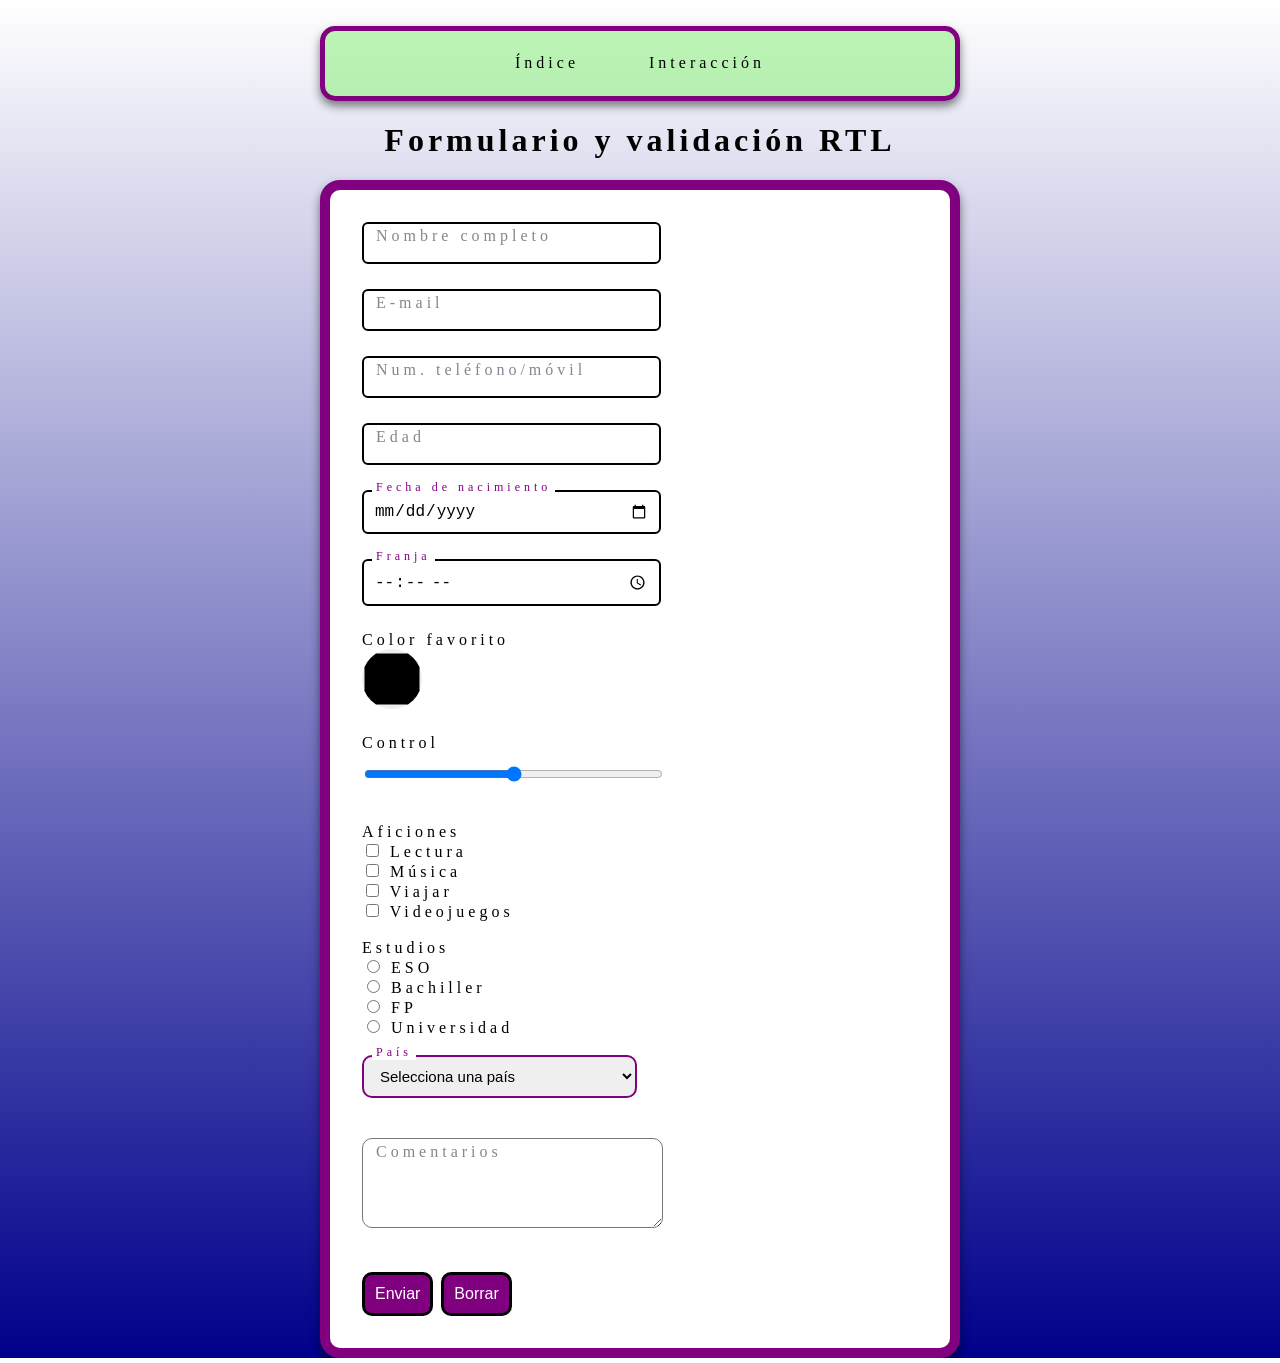
<file: Ejercicio6/index.html>
<!DOCTYPE html>
<head>
    <meta charset="UTF-8">
    <meta name="viewport" content="width=device-width, initial-scale=1.0">
    <title>Exercici006</title>
    <link rel="stylesheet" href="estils.css">
    <link rel="preconnect" href="https://fonts.googleapis.com">
    <link rel="preconnect" href="https://fonts.gstatic.com" crossorigin>
    <link href="https://fonts.googleapis.com/css2?family=Edu+VIC+WA+NT+Hand+Pre:wght@400..700&family=Science+Gothic:wght@100..900&display=swap" rel="stylesheet">
</head>
<body id="formulario">
    <nav class="topnav" >     
        <div class="menu">
            <a href="index.html" class="colormenu">Índice</a>
            <a href="interaccio.html" class="colormenu">Interacción</a>
        </div>
    </nav>
    <h1>Formulario y validación RTL</h1>
    <form class="formulario">
        <div class="campos">
            <input type="text" id="nombre" name="nombre" placeholder=" " required title="Campo obligatorio">
            <label class="flotante" for="nombre">Nombre completo</label>
            <span class="msg">Campo obligatorio</span>
        </div>
        <div class="campos">
            <input id="email" type="email" name="email" placeholder=" " required title="Indica un correo válido">
            <label class="flotante" for="email">E-mail</label>
            <span class="msg">Indica un correo válido</span>
        </div>
        <div class="campos">
            <input id="telf" type="tel" name="telf" placeholder="  " pattern="\+\d{1,3}\d{6,14}" title="Es necesario indicar el '+' y el código del país">
            <label class="flotante" for="telf">Num. teléfono/móvil</label>
            <span class="msg">Es necesario indicar el '+' y el código del país</span>
        </div>
        <div class="campos">
            <input type="number" name="edad" id="edad" min="18" max="99" step="5" placeholder=" " title="Ha de ser mayor de edad">
            <label class="flotante" for="edad">Edad</label>
            <span class="msg">La edad ha de ser entre 18 y 99 años</span>
        </div>
        <div class="campos">
            <input type="date" name="fecha_nacimiento" id="fecha_nacimiento" title="Indica tu edad de nacimiento">
            <label  class="flotante fija" for="fecha_nacimiento">Fecha de nacimiento</label>
            <span class="msg">Indica tu edad de nacimiento</span>
        </div>
        <div class="campos">
            <label  class="flotante fija" for="franja">Franja</label>
            <input type="time" name="franja" id="franja" title="Franja horaria de contacto">
            <span class="msg">Franja horaria de contacto</span>
        </div>
        <div class="campos">
            <label class="campos" for="colot">Color favorito</label>
            <br>
            <input type="color" name="color" id="color">
        </div>
        <div class="campos">
             <label class="" for="control">Control</label>
            <br>
            <input type="range" name="control" id="control">
        </div>
        <label class="campos" for="aficiones">Aficiones</label>
        <br>
        <label><input type="checkbox" name="aficiones" id="aficiones" value="lectura"> Lectura</label><br>
        <label><input type="checkbox" name="aficiones" id="aficiones" value="musica"> Música</label><br>
        <label><input type="checkbox" name="aficiones" id="aficiones" value="viajar"> Viajar</label><br>
        <label><input type="checkbox" name="aficiones" id="aficiones" value="videojuegos"> Videojuegos</label>
        <br><br>
        <label class="campos" for="aficiones">Estudios</label>
        <br>
        <label><input type="radio" name="estudios" id="estudios" value="eso" required> ESO</label><br>
        <label><input type="radio" name="estudios" id="estudios" value="batchiller"> Bachiller</label><br>
        <label><input type="radio" name="estudios" id="estudios" value="fp"> FP</label><br>
        <label><input type="radio" name="estudios" id="estudios" value="universidad"> Universidad</label>
        <br><br>
        <div class="campos">
            <label class="flotante fija" for="pais">País</label>
            <select id="pais" name="pais" required>
                <option value="" disabled selected hidden>Selecciona una país</option>
                <option value="es">España</option>
                <option value="fr">Portugal</option>
                <option value="it">Italia</option>
                <option value="it">Alemania</option>
            </select>
        </div>
        <div class="campos">
            <textarea id="comentarios" name="comentarios" rows="4" cols="40" placeholder=" " required></textarea>
            <label class="flotante" for="comentarios">Comentarios</label>
        </div>
            <button type="submit">Enviar</button>
            <button type="reset">Borrar</button>

    </form>
</body>
</html>
</file>
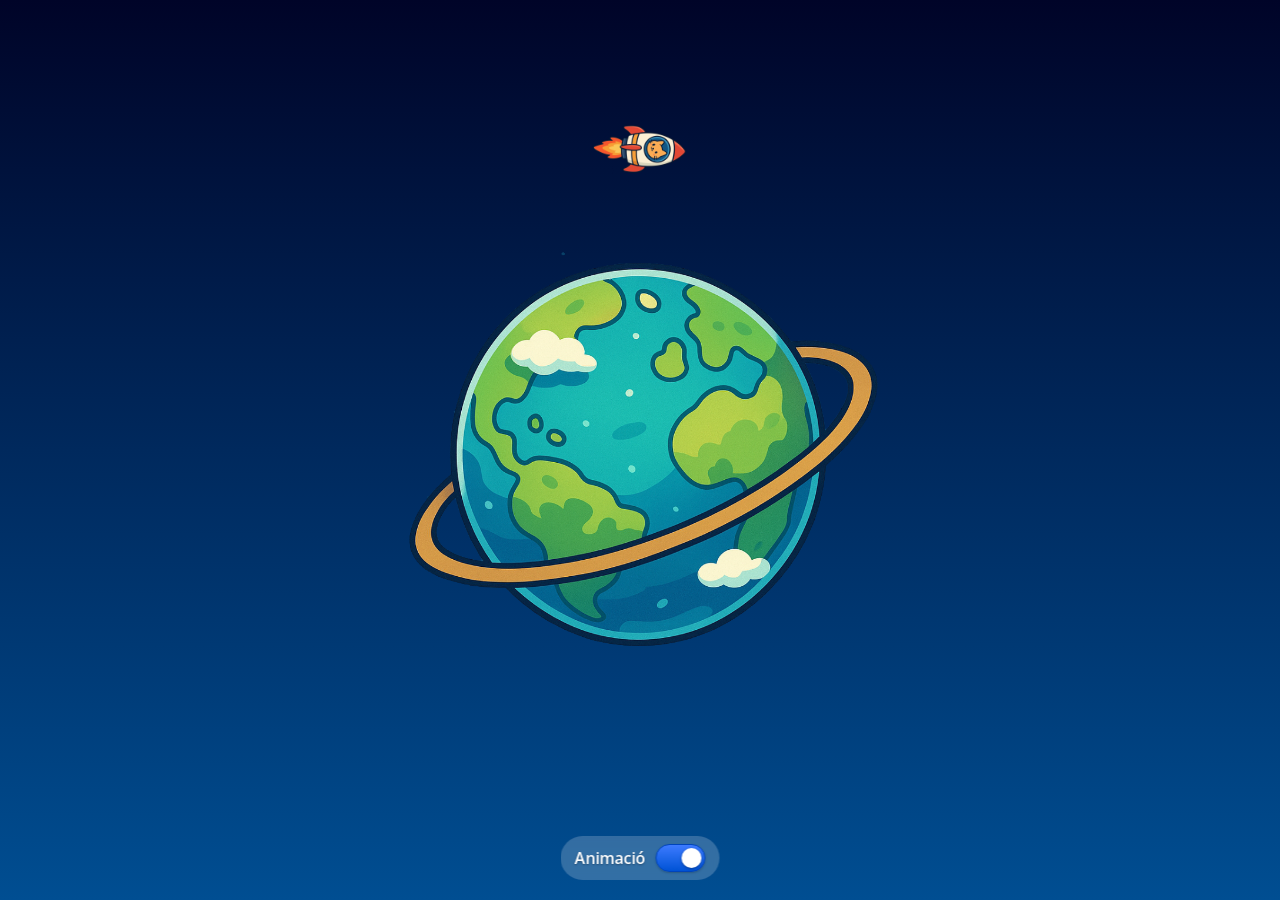
<file: Interactividad/index.html>
<!DOCTYPE html>
<html xmlns="http://www.w3.org/1999/xhtml">
<head>
    <link rel="stylesheet" href="estils.css">
    <link rel="preconnect" href="https://fonts.googleapis.com">
    <link rel="preconnect" href="https://fonts.gstatic.com" crossorigin>
    <link href="https://fonts.googleapis.com/css2?family=Open+Sans:ital,wght@0,300..800;1,300..800&display=swap" rel="stylesheet">
    <title>Cel estrellat</title>
</head>
<body>
   
    <div class="scene">
        <img src="imatges/planeta.png" alt="Planeta" class="planet">
        <div class="orbit">
            <img src="imatges/gat.png" alt="Gat pilotant coet" class="rocket">
        </div>
    </div>
    <div class="toggle">
    <input type="checkbox" id="pauseOrbit" class="hidden" checked />
    <label for="pauseOrbit" class="wrapper">
        <span class="labelText">Animació</span>
        <span class="indicator"></span>
    </label>
    </div>
</body>
</html>
</file>
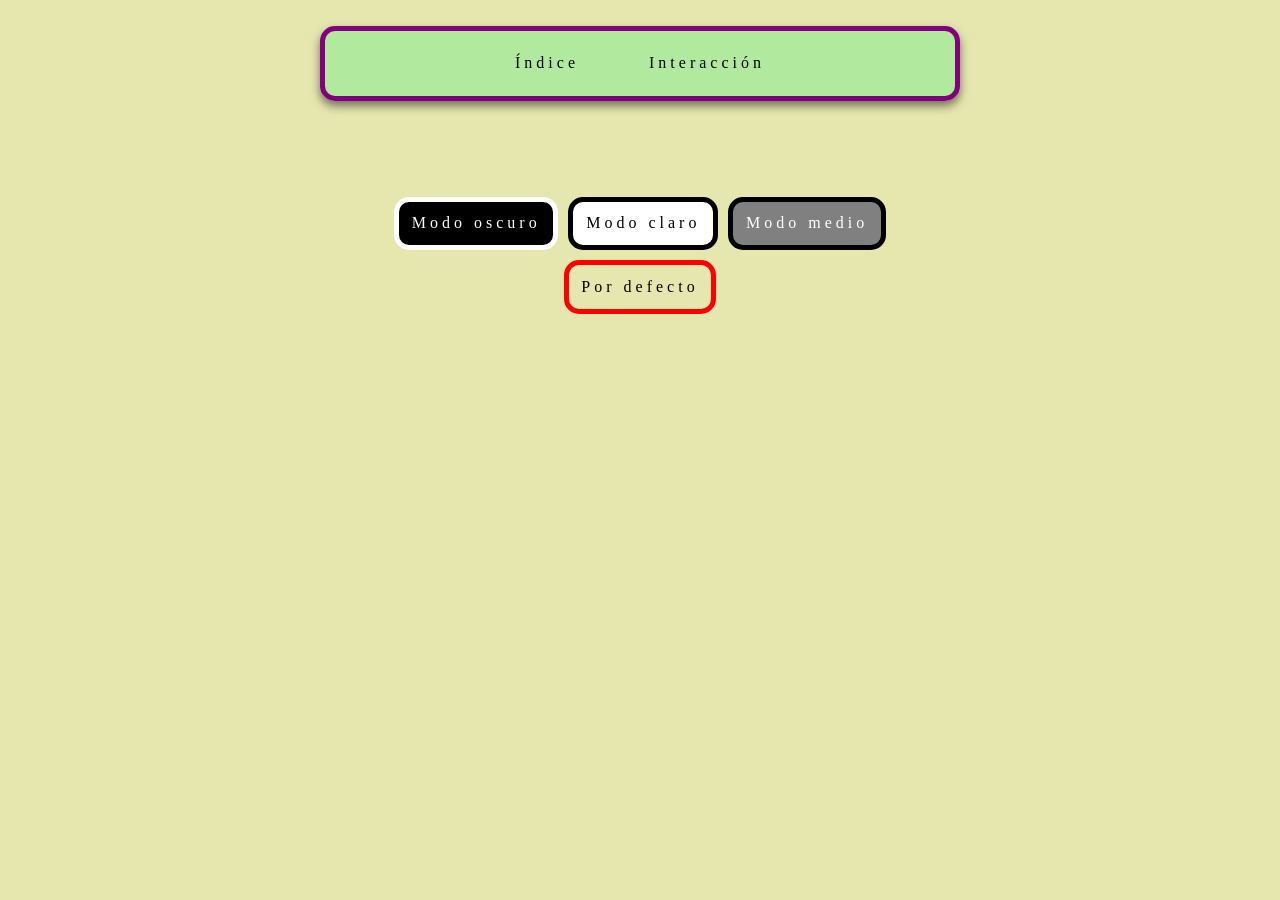
<file: Ejercicio6/interaccio.html>
<!DOCTYPE html>
<head>
    <meta charset="UTF-8">
    <meta name="viewport" content="width=device-width, initial-scale=1.0">
    <title>Exercici006</title>
    <link rel="stylesheet" href="estils.css">
    <link rel="preconnect" href="https://fonts.googleapis.com">
    <link rel="preconnect" href="https://fonts.gstatic.com" crossorigin>
</head>
<body id="intera">
    <nav class="topnav" >     
        <div class="menu">
            <a href="index.html" class="colormenu">Índice</a>
            <a href="interaccio.html" class="colormenu">Interacción</a>
        </div>
    </nav>
    <div class="modos">
        <label class="oscuro" for="oscuro">
        <input type="radio" name="modos" id="oscuro" value="oscuro">Modo oscuro</label>
        <label class="claro" for="claro">
        <input type="radio" name="modos" id="claro" value="claro"  >Modo claro</label>
        <label class="medio" for="medio">
        <input type="radio" name="modos" id="medio" value="medio">Modo medio</label>
        <label class="default" for="default">
        <input type="radio" name="modos" id="default" value="default" checked>Por defecto</label>
    </div>
    <div class="texto">
        <p>Utilizando inputs de tipo radio podemos simular botones.</p>
        <p>Creamos un contenedor con las distintas opciones.</p>
        <p>Ocultamos el botón radio, dejando sólo el literal.</p>
        <p>Y variamos el comportamiento en función de la opción escogida.</p>
    </div>
    <div class="creascroll"></div>
</body>
</html>
</file>
<file: Ejercicio6/estils.css>
form {
  background:#fff;
  border-radius: 20px;
  padding: 5%;
  border: 10px solid purple;
  box-shadow: 0 5px 10px rgba(0,0,0,0.5);
}
h1, p {
text-align:center;;

}
body, h1 {
  align-items: center;
  justify-content: center;
  font-family: "Edu VIC WA NT Hand Pre", cursive;
  font-optical-sizing: auto;
  font-style: normal;
  font-weight: 250px;
  letter-spacing: 4px;

}
#formulario {
    background: linear-gradient(to top, darkblue 0%, white 100%);
}
#intera {
  background: rgb(230, 230, 175);
}
.campos {
  margin-bottom: 25px;
  position: relative;
}

.campos input {
  border: 2px solid;
  border-radius: 6px;
  font-size: 16px;
  padding: 10px;
  transition: border-color 0.3s ease;
  width: 275px;
}

.campos input:focus {
  border-color: purple;
  outline: none;
}

.flotante {
  color: #81888f;
  background: white;
  font-size: 16px;
  left: 10px;
  padding: 0 4px;
  pointer-events: none;
  position: absolute;
  top: 5px;
  transition: all 0.3s ease;
}

.flotante.fija {
  color: purple!important;
  font-size: 12px;
  top: -10px;
  background-color: white;
}

.campos:has(input:focus) .flotante,
.campos input:not(:placeholder-shown) + .flotante {
  color: purple;
  font-size: 12px;
  top: -10px;
}

.campos:has(textarea:focus) .flotante,
.campos textarea:not(:placeholder-shown) + .flotante {
  color: purple!important;
  font-size: 12px;
  top: -10px;
  background-color: white;
}

.msg {
  bottom: -18px;
  color: orangered;
  font-size: 12px;
  left: 4px;
  opacity: 0;
  pointer-events: none;
  position: absolute;
  transition: opacity 0.4s ease;
}

.campos input:invalid:focus ~ .msg,
.campos input:invalid:not(:placeholder-shown) ~ .msg {
  opacity: 1;
}

button {
  background: purple;
  border: 3px solid black;
  border-radius: 10px;
  color: white;
  cursor: pointer;
  font-size: 16px;
  padding: 10px;
  transition: all 0.3s ease;
  gap: 20%;
}

button:hover {
  background: black;
  border: 3px solid purple;

}
input[type="color"] {
    width: 60px;
    height: 60px;
    padding: 0;
    border: none;
    cursor: pointer;
    border-radius: 100%;
}
input[type="checkbox"],
input[type="radio"] {
    accent-color: purple; 
    cursor: pointer;
}
select, textarea {
    width: 275px;
    padding: 10px 12px;
    margin-bottom: 15px;
    border-radius: 10px;
    outline: none;
    transition: border-color 0.2s, box-shadow 0.2s;
    font-size: 15px;
}
select, textarea:focus {
      border: 2px solid purple;

}

.topnav {
  display: flex;
  position: sticky;
  top: 0;
  z-index: 1000;
  height: 65px;
  align-items: center;
  justify-content: center;
  gap: 60%;
  padding: 0 10px;
  backdrop-filter: blur(10px) saturate(40%);
  background-color: rgb(127, 240, 113, 0.5);
  border-radius: 15px;
  border: 5px solid purple;
  box-shadow: 0 5px 10px rgba(0,0,0,0.5);
}
.topnav .menu {
  display: flex;
  gap: 50px;
  padding: 0;
  margin: 0;
}
.topnav .menu a {
  text-decoration: none;
  font-weight: 500;
  padding: 8px 10px;
  border-radius: 10px;
}
.colormenu {
  color:black;
  text-decoration: none;

}
.colormenu:hover {
  color: white;
  letter-spacing: 3px;
  background: green;
}

#intera input[type="radio"] {
  display: none;
    }
.modos {
  margin-top: 15%;
  gap:10px;
  display: flex;
  flex-wrap: wrap;
  align-items: center;
  justify-content: center;
  }

.claro {
  border-radius: 15px;
  border: 5px solid black;
  padding: 2%;
  max-width: 30%;
  background-color: white;
  cursor:pointer;
}
.claro:hover {
text-decoration: underline solid 3px;
transition: all 0.2s ease-in-out;
}

.oscuro:hover {
text-decoration: underline solid 3px;  
transition: all 0.2s ease-in-out;
}

.oscuro {
  border-radius: 15px;
  border: 5px solid white;
  padding: 2%;
  max-width: 35%;
  background-color: black;
  color: white;
  cursor:pointer;

}
.medio {
  border-radius: 15px;
  border: 5px solid black;
  padding: 2%;
  max-width: 35%;
  background-color: gray;
  color: white;
  cursor:pointer;

}
.medio:hover {
text-decoration: underline solid 3px;  
transition: all 0.2s ease-in-out;
}

.medio {
  border-radius: 15px;
  border: 5px solid black;
  padding: 2%;
  max-width: 35%;
  background-color: gray;
  color: white;
  cursor:pointer;

}
.medio:hover {
text-decoration: underline solid 3px;  
transition: all 0.2s ease-in-out;
}

.default {
  border-radius: 15px;
  border: 5px solid black;
  padding: 2%;
  max-width: 35%;
  color: black;
  cursor:pointer;
  background: rgb(230, 230, 175);


}
.default:hover {
text-decoration: underline solid 3px;  
transition: all 0.2s ease-in-out;
}

#intera:has(#claro:checked) label[for="claro"],
#intera:has(#oscuro:checked) label[for="oscuro"],
#intera:has(#medio:checked) label[for="medio"],
#intera:has(#default:checked) label[for="default"] {
      border: 5px solid red; 

    }
body:has(#claro:checked) .texto {
      background: white; 
      color: black;
    }
body:has(#claro:checked) {
      background: white; 
    }
body:has(#oscuro:checked) .texto {
      background-color: black; 
      color:white;
    }
body:has(#oscuro:checked) {
      background-color: black; 
    }
body:has(#medio:checked) .texto{
      background-color: grey; 
      color:white;
    }
body:has(#medio:checked) {
      background-color: grey; 
    }
body:has(#default:checked) .texto{
  background: rgb(230, 230, 175);
  color: rgb(230, 230, 175);
    }
body:has(#default:checked) {
       background: rgb(230, 230, 175);
    }

.texto {
  margin-top: 15%;
  background: rgb(230, 230, 175);
  color: rgb(230, 230, 175);
}

/*Adaptaciones*/

@media (max-width: 768px) {
 body {
    margin: 5%;
    max-width: 1264px;
    height: 1650px;

  }
  .espacio {
    display: flex;
    flex-wrap: wrap;
  }
   .tabla {
    display: flex;
    flex-wrap: wrap;
  }
 
  .creascroll {
  align-items: center;
  display: flex;
  font-size: 30px;
  justify-content: center;
}
}
@media (min-width: 768px) {
  body {
    margin: auto;
    max-width: 50%;
    background:#eee;
    margin-top: 2%
  }

  .creascroll {
  align-items: center;
  display: flex;
  font-size: 30px;
  justify-content: center;
}
}
</file>
<file: Interactividad/estils.css>
/* Cos i fons */
body {
    align-items: center;
    background: linear-gradient(to bottom, #000428 0%, #004e92 100%);
    display: flex;
    font-family: "Open Sans", sans-serif;
    height: 100vh;
    justify-content: center;
    margin: 0;
    overflow: hidden;
}

/* Capa d'estrelles */
.stars {
    background: transparent;
    height: 100%;
    overflow: hidden;
    position: absolute;
    width: 100%;
}

/* Estrella */
.star {
    animation: twinkle 3s infinite ease-in-out alternate;
    background: white;
    border-radius: 50%;
    height: 2px;
    opacity: 0.8;
    position: absolute;
    width: 2px;
}

/* Animació de parpalleig d'estrella */
@keyframes twinkle {
    0%, 100% { opacity: 0.3; transform: scale(1); }
    50% { opacity: 1; transform: scale(1.3); }
}

/* Posició de cada estrella */
.star:nth-child(1)  { animation-delay: 0.2s; left: 5%;  top: 10%; width: 2.0px; height: 2.0px; }
.star:nth-child(2)  { animation-delay: 1.1s; left: 20%; top: 15%; width: 4.0px; height: 4.0px; }
.star:nth-child(3)  { animation-delay: 2.3s; left: 70%; top: 25%; width: 2.5px; height: 2.5px; }
.star:nth-child(4)  { animation-delay: 0.8s; left: 80%; top: 40%; width: 3.3px; height: 3.3px; }
.star:nth-child(5)  { animation-delay: 1.9s; left: 30%; top: 50%; width: 3.0px; height: 3.0px; }
.star:nth-child(6)  { animation-delay: 0.6s; left: 90%; top: 60%; width: 3.5px; height: 3.5px; }
.star:nth-child(7)  { animation-delay: 2.5s; left: 10%; top: 70%; width: 2.3px; height: 2.3px; }
.star:nth-child(8)  { animation-delay: 0.4s; left: 50%; top: 75%; width: 3.7px; height: 3.7px; }
.star:nth-child(9)  { animation-delay: 1.3s; left: 85%; top: 80%; width: 2.8px; height: 2.8px; }
.star:nth-child(10) { animation-delay: 2.8s; left: 40%; top: 90%; width: 3.2px; height: 3.2px; }

/* Escena amb planeta, i coet */
.scene {
    align-items: center;
    display: flex;
    height: min(100vw, 100vh);
    justify-content: center;
    position: relative;
    width: min(100vw, 100vh);
}

/* Planeta */
.planet {
    height: auto;
    left: 50%;
    position: absolute;
    top: 50%;
    transform: translate(-50%, -50%);
    width: min(60%, 60vmin);
    z-index: 0;
}

@media (max-width: 800px) {
    .planet { width: min(50%, 50vmin); }
}
@media (max-width: 500px) {
    .planet { width: min(30%, 30vmin); }
}

/* Òrbita del coet */
.orbit {
    align-items: flex-start;
    animation: rotate 12s linear infinite;
    animation-play-state: paused;
    display: flex;
    height: clamp(200px, calc(100% - 200px), 100%);
    justify-content: center;
    width: clamp(200px, calc(100% - 200px), 100%);
    z-index: 1;
}

/* Pausa amb Interruptor "Toggle" */
#pauseOrbit:checked .orbit {
    animation-play-state: running;
}

/* Animació per rotar la òrbita del coet */
@keyframes rotate {
  from { transform: rotate(0deg); }
  to   { transform: rotate(360deg); }
}

/* Coet */
.rocket {
    height: auto;
    width: 100px;
}

@media (max-width: 800px) {
    .rocket { width: 70px; }
}
@media (max-width: 500px) {
    .rocket { width: 50px; }
}

/* Interruptor "Toggle" */
.toggle {
    --h: 26px;
    --knob: calc(var(--h) - var(--pad)*2);
    --pad: 3px;
    --w: 48px;

    -webkit-backdrop-filter: blur(4px);
    align-items: center;
    backdrop-filter: blur(4px);
    background: rgba(255,255,255,0.2);
    border-radius: 999px;
    bottom: 20px;
    display: inline-flex;
    gap: 10px;
    justify-content: center;
    left: 50%;
    padding: 8px 14px;
    position: fixed;
    transform: translateX(-50%);
    user-select: none;
    z-index: 10;
}

/* Input ocult */
.toggle > input[type="checkbox"] {
    display: none;
}

/* Label contenidor (text + indicador) */
.toggle > label {
    align-items: center;
    color: #fff;
    cursor: pointer;
    display: inline-flex;
    font-weight: 600;
    gap: 10px;
    text-shadow: 0 1px 2px rgba(0,0,0,0.3);
    user-select: none;
}

/* Indicador visual */
.toggle > label > .indicator {
    background: linear-gradient(to bottom, #ddd, #aaa);
    border: 1px solid #666;
    border-radius: 999px;
    box-shadow: 0 1px 2px rgba(0,0,0,0.2);
    cursor: pointer;
    height: var(--h);
    position: relative;
    transition: background 0.25s ease-in-out, border 0.25s ease-in-out;
    width: var(--w);
}

.toggle > label > .indicator:hover {
    background: linear-gradient(to bottom, #ccc, #999);
}

/* Cercle indicador */
.toggle > label > .indicator::after {
    background: #fff;
    border-radius: 50%;
    box-shadow: 0 1px 3px rgba(0,0,0,0.3);
    content: "";
    height: var(--knob);
    left: var(--pad);
    position: absolute;
    top: var(--pad);
    transition: transform 0.25s ease-in-out, background 0.25s;
    width: var(--knob);
}

/* Estat ON */
/* Pausar l’òrbita */
body:has(#pauseOrbit:checked) .orbit {
  animation-play-state: running;
}

/* Canviar color global del toggle quan està actiu */
body:has(#pauseOrbit:checked) .indicator {
  background: linear-gradient(to bottom, #3d7bff, #0053d6);
  border-color: #0044bb;
}

body:has(#pauseOrbit:checked) .indicator::after {
  transform: translateX(calc(var(--w) - var(--knob) - var(--pad)*2));
}
</file>
